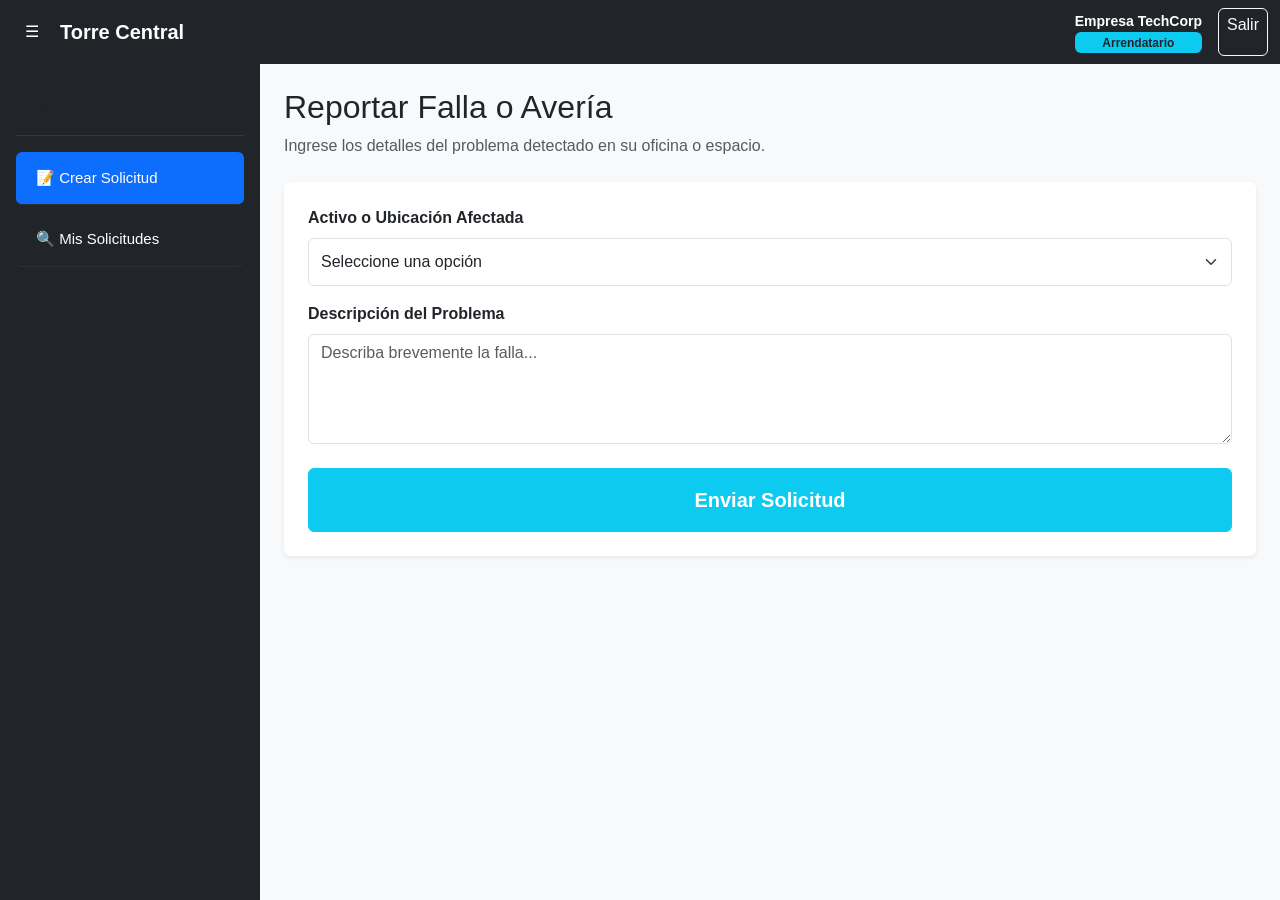
<file: dashArrendatario.html>
<!DOCTYPE html>
<html lang="es">
<head>
    <meta charset="UTF-8">
    <meta name="viewport" content="width=device-width, initial-scale=1.0">
    <title>Torre Central - Portal de Arrendatario</title>
    <link href="https://cdn.jsdelivr.net/npm/bootstrap@5.3.3/dist/css/bootstrap.min.css" rel="stylesheet">
    <link rel="stylesheet" href="styles.css">
</head>
<body>


<div id="vistaApp" class="d-flex flex-column min-vh-100">


    <header>
        <nav class="navbar navbar-dark bg-dark dashboard-navbar">
            <div class="container-fluid position-relative d-flex justify-content-between align-items-center">
                <div class="d-flex align-items-center gap-2">
                    <button class="btn btn-dark menu-button z-1 btn-lg-touch" onclick="toggleSidebar()">☰</button>
                    <a class="navbar-brand text-white text-decoration-none fw-bold" href="#">Torre Central</a>
                </div>

                <div class="user-info d-flex align-items-center gap-2 z-1">
                    <div class="text-end">
                        <span id="usuarioNombre" class="text-white d-block small fw-bold">Empresa TechCorp</span>
                        <span id="usuarioRol" class="badge bg-info text-dark d-block">Arrendatario</span>
                    </div>
                    <a href="loginRegistro.html" class="btn btn-outline-light btn-sm ms-2 btn-lg-touch">Salir</a>
                </div>
            </div>
        </nav>
    </header>


    <div class="dashboard-layout d-flex flex-fill">
        
    
        <aside id="sidebar" class="sidebar bg-dark text-white p-3" style="width: 260px;">
            <div class="sidebar-title text-muted small fw-bold mb-3 mt-2">MÓDULOS DEL SISTEMA</div>
            <ul class="nav nav-pills flex-column mb-auto">
                <li class="nav-item mb-2">
                    <a href="#" id="navReportarArrendatario" class="nav-link active text-white sidebar-link" onclick="mostrarSeccion('seccionReportarArrendatario', this)">
                        📝 Crear Solicitud
                    </a>
                </li>
                <li class="nav-item mb-2">
                    <a href="#" id="navMisSolicitudes" class="nav-link text-white sidebar-link" onclick="mostrarSeccion('seccionMisSolicitudes', this)">
                        🔍 Mis Solicitudes
                    </a>
                </li>
            </ul>
        </aside>

    
        <main class="main-content flex-grow-1 bg-light p-4">

        
            <section id="seccionReportarArrendatario" class="seccion-modulo">
                <div class="page-title mb-4">
                    <h2>Reportar Falla o Avería</h2>
                    <p class="text-muted">Ingrese los detalles del problema detectado en su oficina o espacio.</p>
                </div>
                <div class="content-card p-4 bg-white shadow-sm rounded">
                    <form id="formSolicitud" autocomplete="off">
                        <div class="mb-3">
                            <label for="activoSolicitud" class="form-label fw-bold">Activo o Ubicación Afectada</label>
                            <select id="activoSolicitud" class="form-select btn-lg-touch" required>
                                <option value="">Seleccione una opción</option>
                                <option value="Ascensor 1">Ascensor 1</option>
                                <option value="Ascensor 2">Ascensor 2</option>
                                <option value="Climatización">Climatización Piso 8</option>
                                <option value="Luminaria">Luminaria Pasillo Central</option>
                            </select>
                        </div>
                        <div class="mb-4">
                            <label for="descripcionSolicitud" class="form-label fw-bold">Descripción del Problema</label>
                            <textarea id="descripcionSolicitud" class="form-control btn-lg-touch" rows="4" placeholder="Describa brevemente la falla..." required></textarea>
                        </div>
                        <div id="solicitudMensaje" class="mensaje mb-3"></div>
                        <button type="submit" class="btn btn-info text-white w-100 py-3 fw-bold btn-lg-touch fs-5">Enviar Solicitud</button>
                    </form>
                </div>
            </section>

    
            <section id="seccionMisSolicitudes" class="seccion-modulo d-none">
                <div class="page-title mb-4">
                    <h2>Mis Solicitudes de Reparación</h2>
                    <p class="text-muted">Estado actualizado en tiempo real de sus reportes.</p>
                </div>
                <div class="content-card p-4 bg-white shadow-sm rounded">
                    <div class="table-responsive">
                        <table class="table table-hover align-middle">
                            <thead class="table-dark">
                                <tr>
                                    <th>Folio</th>
                                    <th>Activo</th>
                                    <th>Fecha</th>
                                    <th>Estado</th>
                                    <th>Técnico Asignado</th>
                                </tr>
                            </thead>
                            <tbody id="tablaMisSolicitudes">
                                <tr>
                                    <td><strong>SOL-102</strong></td>
                                    <td>Ascensor 2 (Piso 1)</td>
                                    <td>2026-03-10</td>
                                    <td><span class="badge bg-warning text-dark">En ejecución</span></td>
                                    <td>Miguel Silva</td>
                                </tr>
                                <tr>
                                    <td><strong>SOL-089</strong></td>
                                    <td>Climatización Piso 8</td>
                                    <td>2026-02-15</td>
                                    <td><span class="badge bg-success">Finalizada</span></td>
                                    <td>Miguel Silva</td>
                                </tr>
                            </tbody>
                        </table>
                    </div>
                </div>
            </section>

        </main>
    </div>
</div>

<script src="https://cdn.jsdelivr.net/npm/bootstrap@5.3.3/dist/js/bootstrap.bundle.min.js"></script>
<script src="validaciones.js"></script>
</body>
</html>
</file>
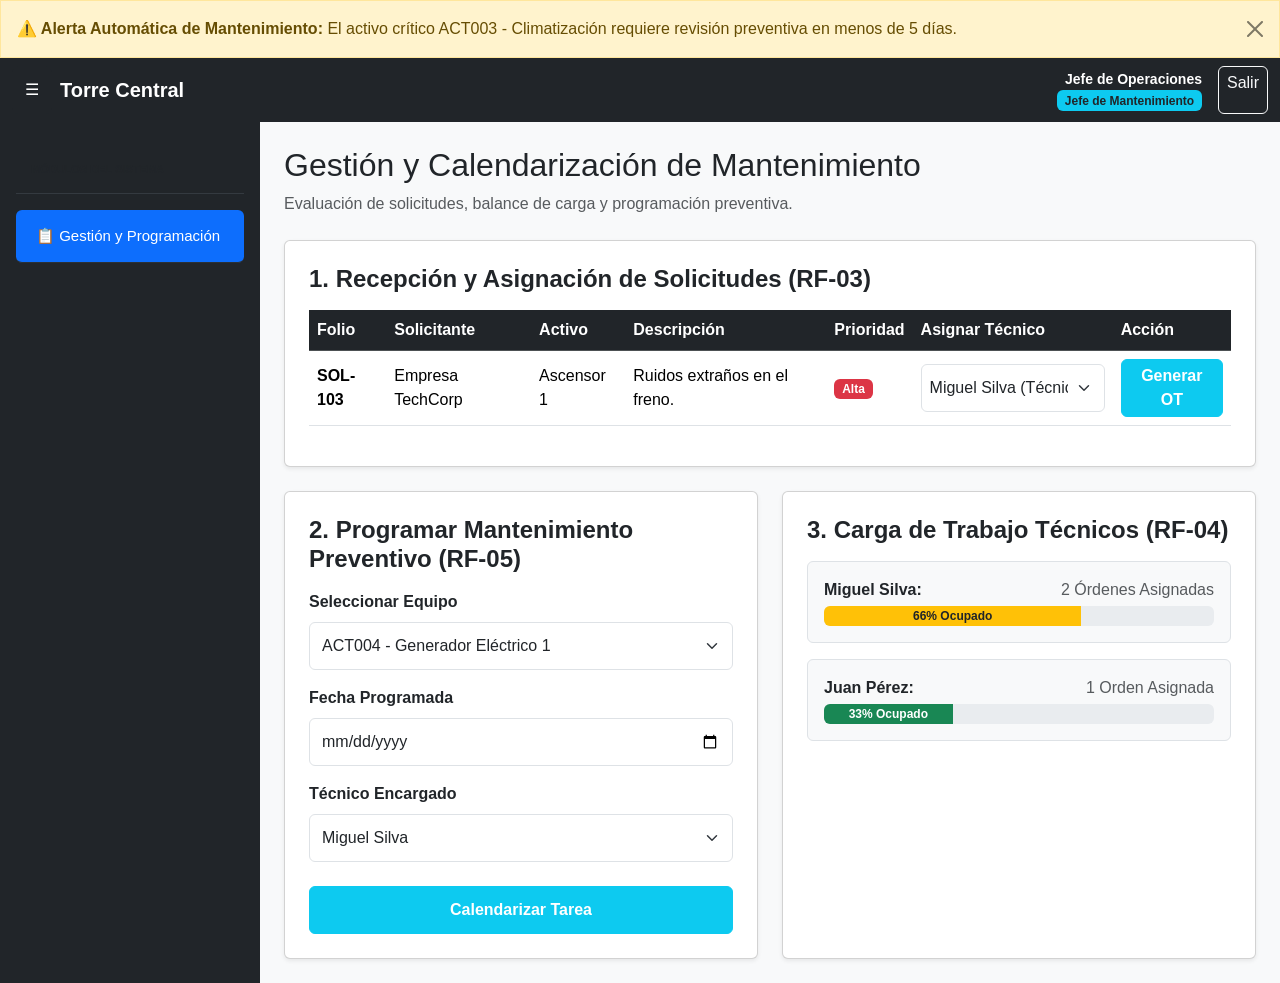
<file: dashJefeMantenimiento.html>
<!DOCTYPE html>
<html lang="es">
<head>
    <meta charset="UTF-8">
    <meta name="viewport" content="width=device-width, initial-scale=1.0">
    <title>Torre Central - Jefe de Mantenimiento</title>
    <link href="https://cdn.jsdelivr.net/npm/bootstrap@5.3.3/dist/css/bootstrap.min.css" rel="stylesheet">
    <link rel="stylesheet" href="styles.css">
</head>
<body>


<div id="vistaApp" class="d-flex flex-column min-vh-100">
    

    <div id="alertaSistemaPreventiva" class="alert alert-warning alert-dismissible fade show m-0 rounded-0" role="alert">
        <strong>⚠️ Alerta Automática de Mantenimiento:</strong> El activo crítico <span id="nombreActivoCritico">ACT003 - Climatización</span> requiere revisión preventiva en menos de 5 días.
        <button type="button" class="btn-close" data-bs-dismiss="alert" aria-label="Close"></button>
    </div>


    <header>
        <nav class="navbar navbar-dark bg-dark dashboard-navbar">
            <div class="container-fluid position-relative d-flex justify-content-between align-items-center">
                <div class="d-flex align-items-center gap-2">
                    <button class="btn btn-dark menu-button z-1 btn-lg-touch" onclick="toggleSidebar()">☰</button>
                    <a class="navbar-brand text-white text-decoration-none fw-bold" href="#">Torre Central</a>
                </div>

                <div class="user-info d-flex align-items-center gap-2 z-1">
                    <div class="text-end">
                        <span id="usuarioNombre" class="text-white d-block small fw-bold">Jefe de Operaciones</span>
                        <span id="usuarioRol" class="badge bg-info text-dark d-block">Jefe de Mantenimiento</span>
                    </div>
                    <a href="loginRegistro.html" class="btn btn-outline-light btn-sm ms-2 btn-lg-touch">Salir</a>
                </div>
            </div>
        </nav>
    </header>


    <div class="dashboard-layout d-flex flex-fill">
        
    
        <aside id="sidebar" class="sidebar bg-dark text-white p-3" style="width: 260px;">
            <div class="sidebar-title text-muted small fw-bold mb-3 mt-2">MÓDULOS DEL SISTEMA</div>
            <ul class="nav nav-pills flex-column mb-auto">
                <li class="nav-item mb-2">
                    <a href="#" id="navGestionJefe" class="nav-link active text-white sidebar-link">
                        📋 Gestión y Programación
                    </a>
                </li>
            </ul>
        </aside>

    
        <main class="main-content flex-grow-1 bg-light p-4">

    
            <section id="seccionGestionJefe" class="seccion-modulo">
                <div class="page-title mb-4">
                    <h2>Gestión y Calendarización de Mantenimiento</h2>
                    <p class="text-muted">Evaluación de solicitudes, balance de carga y programación preventiva.</p>
                </div>

                <div class="card p-4 shadow-sm bg-white rounded mb-4">
                    <h4 class="fw-bold mb-3">1. Recepción y Asignación de Solicitudes (RF-03)</h4>
                    <div class="table-responsive">
                        <table class="table table-hover align-middle">
                            <thead class="table-dark">
                                <tr>
                                    <th>Folio</th>
                                    <th>Solicitante</th>
                                    <th>Activo</th>
                                    <th>Descripción</th>
                                    <th>Prioridad</th>
                                    <th>Asignar Técnico</th>
                                    <th>Acción</th>
                                </tr>
                            </thead>
                            <tbody id="tablaGestionJefe">
                                <tr>
                                    <td><strong>SOL-103</strong></td>
                                    <td>Empresa TechCorp</td>
                                    <td>Ascensor 1</td>
                                    <td>Ruidos extraños en el freno.</td>
                                    <td><span class="badge bg-danger">Alta</span></td>
                                    <td>
                                        <select class="form-select form-select-sm btn-lg-touch">
                                            <option>Miguel Silva (Técnico)</option>
                                            <option>Juan Pérez (Técnico)</option>
                                        </select>
                                    </td>
                                    <td><button class="btn btn-info btn-sm text-white fw-bold btn-lg-touch" onclick="alert('Solicitud aprobada y OT generada.')">Generar OT</button></td>
                                </tr>
                            </tbody>
                        </table>
                    </div>
                </div>

                <div class="row g-4">
                    <div class="col-lg-6">
                        <div class="card p-4 shadow-sm bg-white rounded h-100">
                            <h4 class="fw-bold mb-3">2. Programar Mantenimiento Preventivo (RF-05)</h4>
                            <form id="formPreventivo">
                                <div class="mb-3">
                                    <label class="form-label fw-bold">Seleccionar Equipo</label>
                                    <select class="form-select btn-lg-touch" required>
                                        <option value="">ACT004 - Generador Eléctrico 1</option>
                                        <option value="">ACT003 - Climatización Central</option>
                                    </select>
                                </div>
                                <div class="mb-3">
                                    <label class="form-label fw-bold">Fecha Programada</label>
                                    <input type="date" class="form-control btn-lg-touch" required>
                                </div>
                                <div class="mb-4">
                                    <label class="form-label fw-bold">Técnico Encargado</label>
                                    <select class="form-select btn-lg-touch" required>
                                        <option>Miguel Silva</option>
                                        <option>Juan Pérez</option>
                                    </select>
                                </div>
                                <button type="button" class="btn btn-info text-white fw-bold btn-lg-touch w-100 py-2" onclick="alert('Mantenimiento preventivo agendado.')">Calendarizar Tarea</button>
                            </form>
                        </div>
                    </div>
                    <div class="col-lg-6">
                        <div class="card p-4 shadow-sm bg-white rounded h-100">
                            <h4 class="fw-bold mb-3">3. Carga de Trabajo Técnicos (RF-04)</h4>
                            <div class="p-3 border rounded mb-3 bg-light">
                                <div class="d-flex justify-content-between mb-1">
                                    <strong>Miguel Silva:</strong> 
                                    <span class="text-muted">2 Órdenes Asignadas</span>
                                </div>
                                <div class="progress" style="height: 20px;">
                                    <div class="progress-bar bg-warning text-dark fw-bold" style="width: 66%">66% Ocupado</div>
                                </div>
                            </div>
                            <div class="p-3 border rounded bg-light">
                                <div class="d-flex justify-content-between mb-1">
                                    <strong>Juan Pérez:</strong> 
                                    <span class="text-muted">1 Orden Asignada</span>
                                </div>
                                <div class="progress" style="height: 20px;">
                                    <div class="progress-bar bg-success fw-bold" style="width: 33%">33% Ocupado</div>
                                </div>
                            </div>
                        </div>
                    </div>
                </div>
            </section>

        </main>
    </div>
</div>

<script src="https://cdn.jsdelivr.net/npm/bootstrap@5.3.3/dist/js/bootstrap.bundle.min.js"></script>
<script src="validaciones.js"></script>
</body>
</html>
</file>
<file: styles.css>
* {
    box-sizing: border-box;
}

body {
    margin: 0;
    font-family: Arial, sans-serif;
    background: #f4f6f9;
    color: #212529;
}


.btn-lg-touch {
    min-height: 48px;
    font-size: 16px;
    border-radius: 6px;
}

.btn-celeste {
    background-color: #4cc9f0 !important;
    border-color: #48cae4 !important;
    color: #000000 !important;
    font-weight: bold;
}

.btn-celeste:hover {
    background-color: #00b4d8 !important;
    color: #ffffff !important;
}

.auth-card {
    width: 100%;
    max-width: 450px;
    border: 1px solid #e3e6f0;
}

.dashboard-layout {
    display: flex;
}

.sidebar {
    width: 260px;
    background: #212529;
    color: white;
    flex-shrink: 0;
    transition: margin 0.3s ease;
}

.sidebar.cerrada {
    margin-left: -260px;
}

.sidebar-title {
    padding: 15px;
    font-size: 11px;
    font-weight: bold;
    color: #adb5bd;
    border-bottom: 1px solid #343a40;
}

.sidebar-link {
    display: block;
    color: #ced4da;
    text-decoration: none;
    padding: 15px 20px;
    font-size: 15px;
    border-bottom: 1px solid #2b3035;
}

.sidebar-link:hover,
.sidebar-link.active {
    background: #343a40;
    color: #ffffff;
}

.main-content {
    flex: 1;
    padding: 25px;
    overflow-x: hidden;
}

.mensaje {
    margin: 10px 0;
    font-weight: bold;
}


@media (max-width: 768px) {
    .dashboard-layout {
        display: block;
    }
    .sidebar {
        width: 100%;
    }
    .sidebar.cerrada {
        display: none;
    }
    .main-content {
        padding: 15px;
    }
}
</file>
